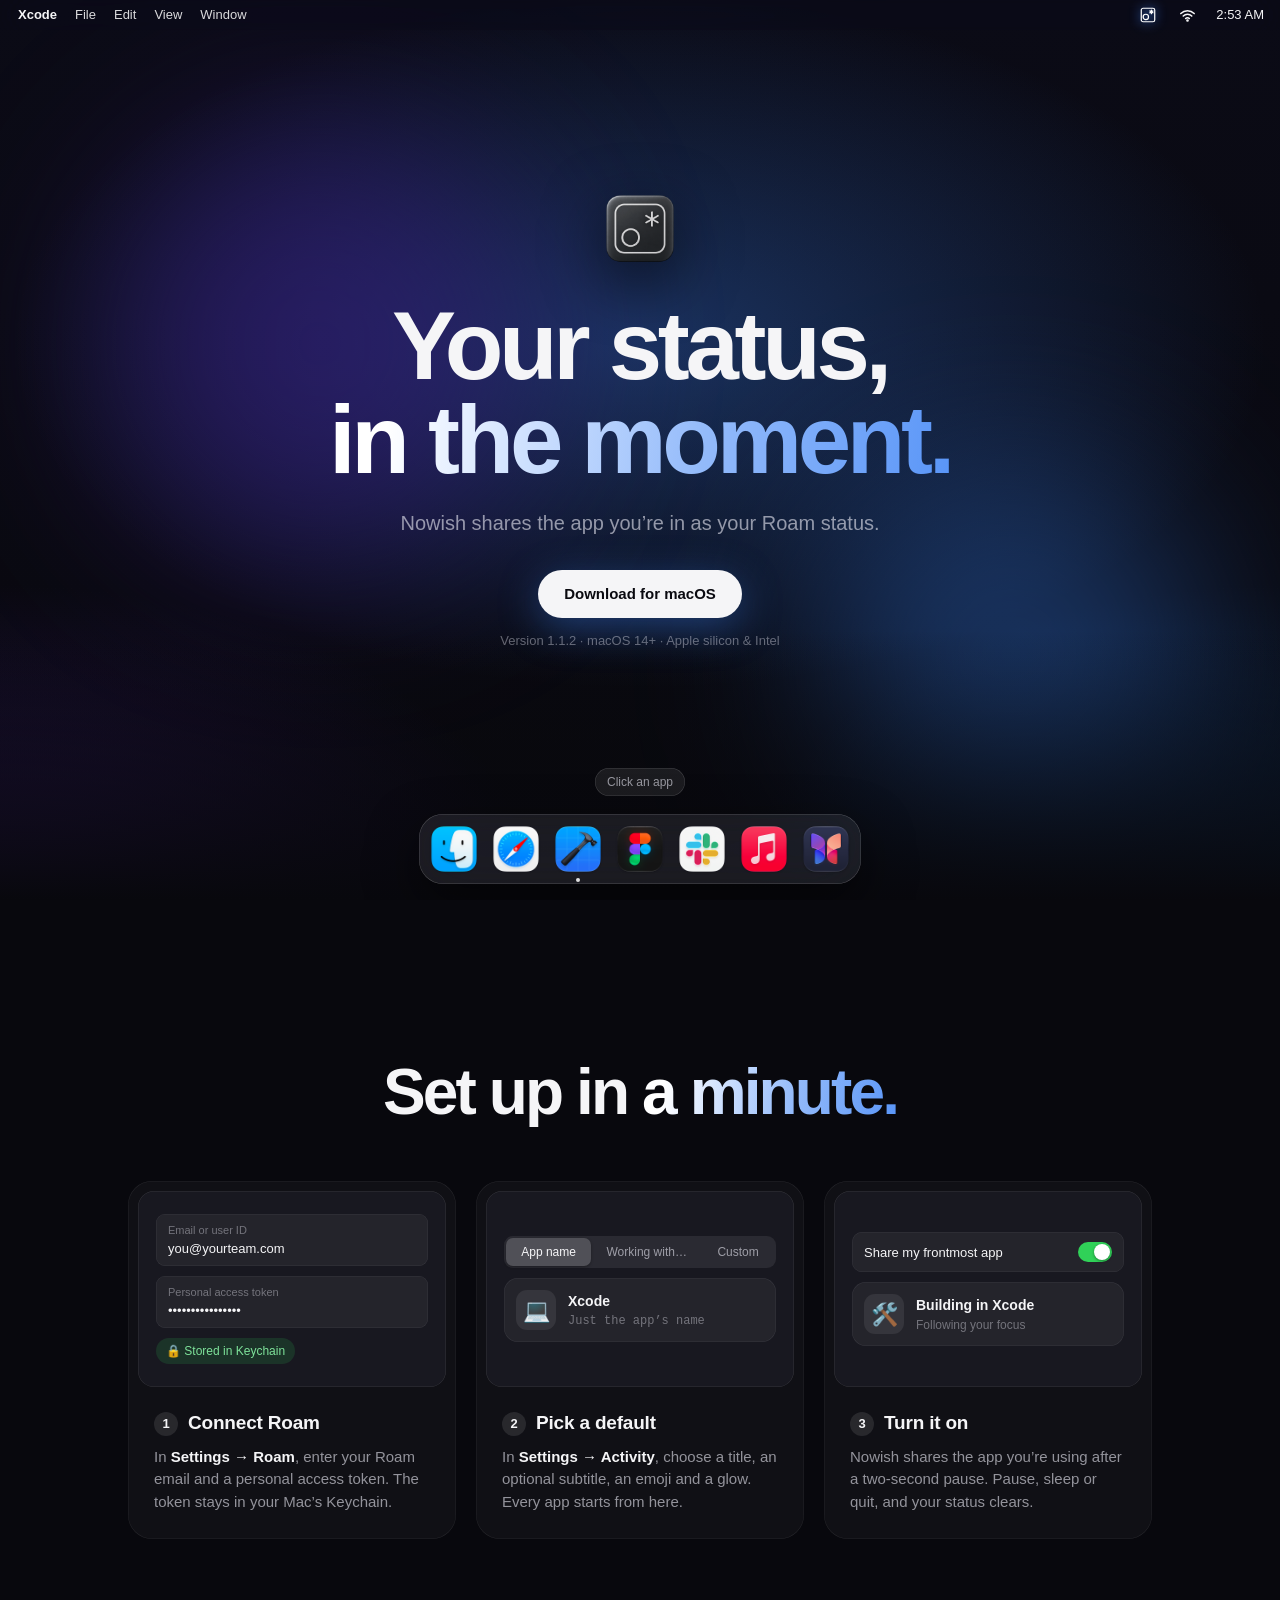
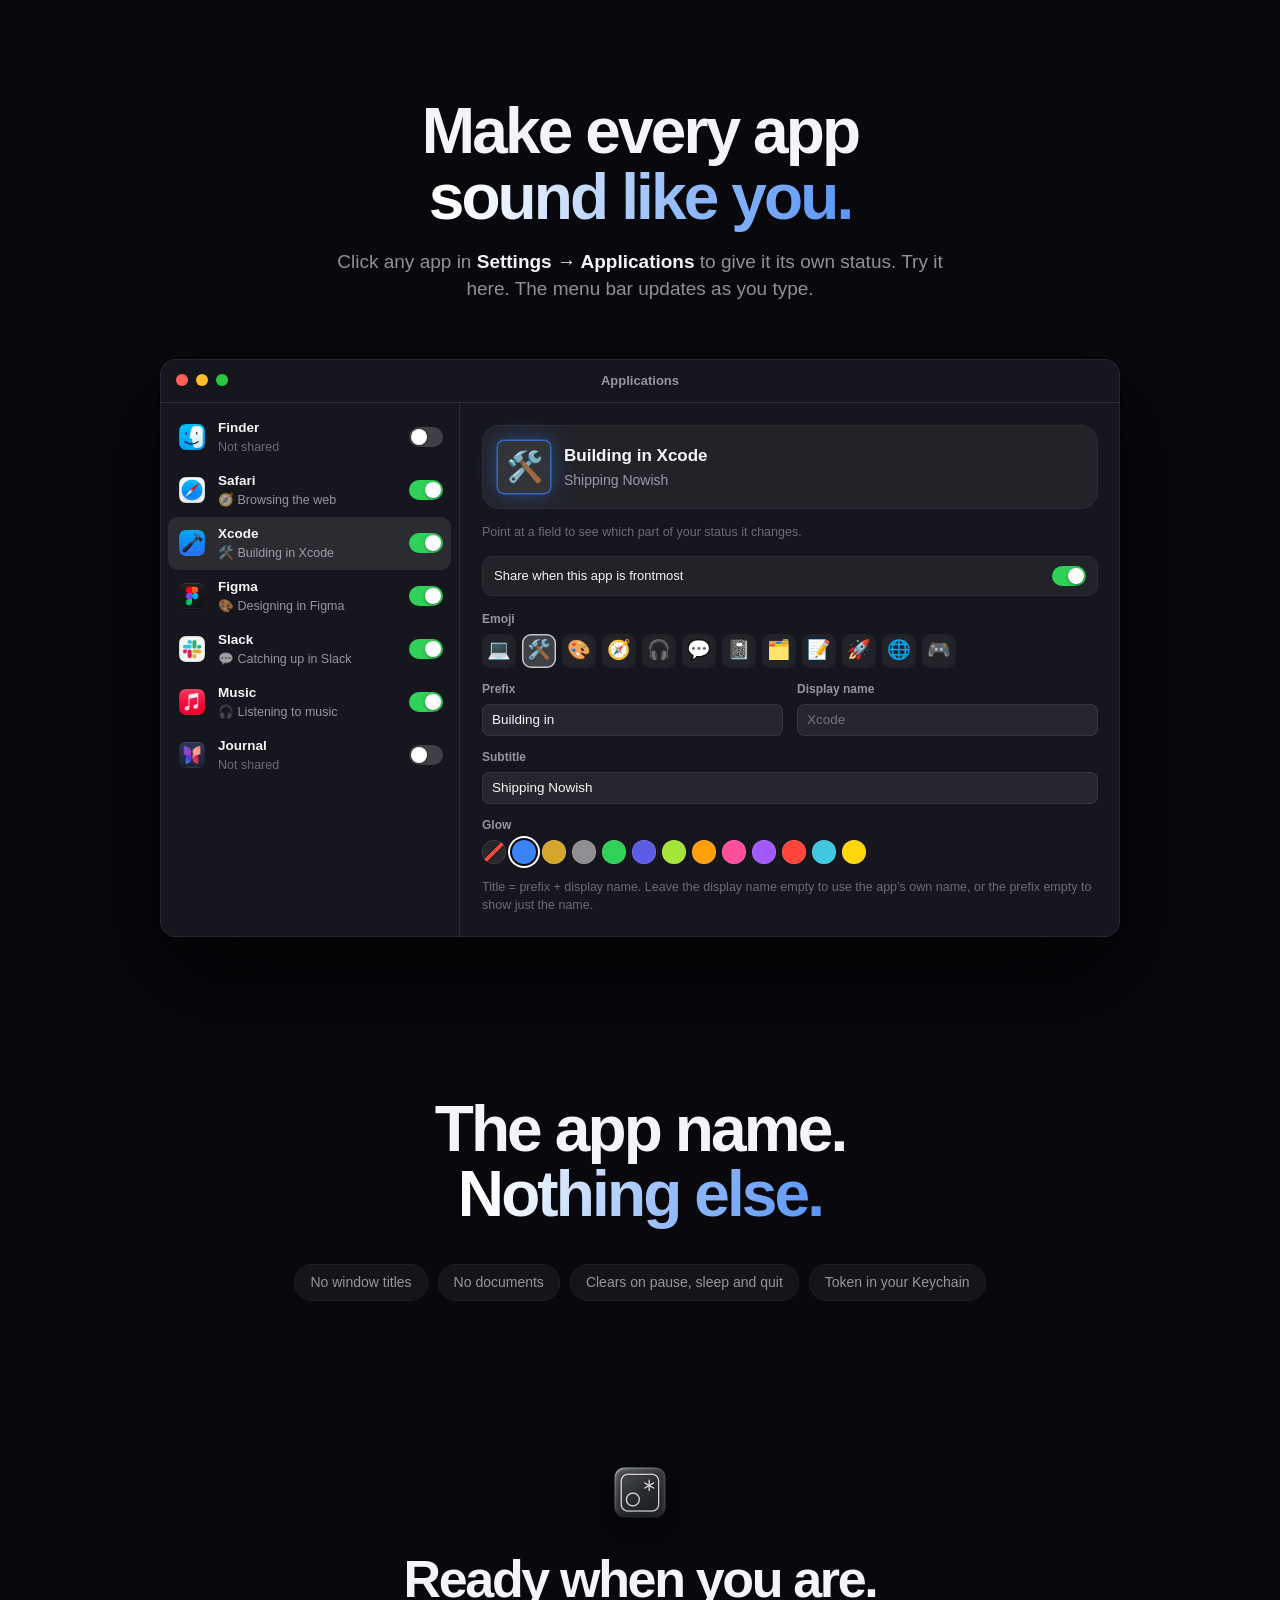
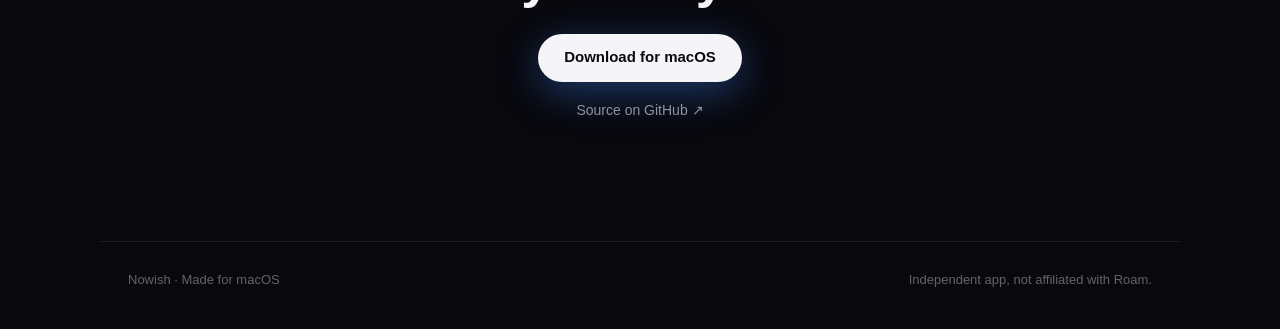
<file: site/index.html>
<!doctype html>
<html lang="en">
<head>
<meta charset="utf-8"><meta name="viewport" content="width=device-width, initial-scale=1, viewport-fit=cover">
<meta name="theme-color" content="#08080d"><meta name="color-scheme" content="dark">
<title>Nowish — Your status, in the moment.</title>
<meta name="description" content="A little macOS menu bar app that keeps your Roam activity in step with the app you’re using. Personalize what you share. Keep private apps private.">
<meta property="og:title" content="Nowish — Your status, in the moment."><meta property="og:description" content="Your Mac knows what you’re working in. Now your Roam teammates can, too."><meta property="og:type" content="website"><meta property="og:url" content="https://nowish.pages.dev/"><meta property="og:image" content="https://nowish.pages.dev/assets/og.png"><meta property="og:image:width" content="1200"><meta property="og:image:height" content="630"><meta property="og:image:alt" content="Nowish on a Mac desktop: the menu bar menu shows “Building in Xcode” above a Dock of apps."><meta name="twitter:card" content="summary_large_image">
<link rel="icon" href="assets/favicon.png" type="image/png"><link rel="stylesheet" href="style.css"><script src="app.js" defer></script>
</head>
<body>
<a class="skip" href="#main">Skip to content</a>

<header class="menubar">
  <div class="menubar-left">
    <strong id="menu-app">Xcode</strong>
    <span class="menus" aria-hidden="true"><span>File</span><span>Edit</span><span>View</span><span>Window</span></span>
  </div>
  <div class="menubar-right">
    <button class="mark" id="mark" type="button" aria-label="Nowish menu" aria-expanded="false" aria-controls="popover"><img src="assets/mark.svg" alt="" width="16" height="16"></button>
    <span class="menu-icon" aria-hidden="true"><svg width="17" height="13" viewBox="0 0 18 14" fill="none" stroke="currentColor" stroke-width="1.7" stroke-linecap="round"><path d="M4.4 7.6a6.5 6.5 0 0 1 9.2 0M1.8 4.9a10.2 10.2 0 0 1 14.4 0M7 10.2a2.8 2.8 0 0 1 4 0"/><circle cx="9" cy="12.4" r=".6" fill="currentColor"/></svg></span>
    <time class="clock" id="clock">9:41</time>
  </div>
</header>

<div class="popover" id="popover" role="dialog" aria-label="Nowish">
  <div class="pop-head">
    <img src="assets/mark.svg" alt="" width="18" height="18">
    <div><strong>Nowish</strong><span class="pop-status"><i id="pop-dot"></i><span id="pop-status">Sharing with Roam</span></span></div>
    <button class="switch" id="sharing" type="button" role="switch" aria-checked="true" aria-label="Share activity"><i></i></button>
  </div>
  <div class="preview" id="preview">
    <span class="preview-emoji" id="preview-emoji">🛠️</span>
    <div><small>Activity preview</small><strong id="preview-title">Building in Xcode</strong><span class="preview-subtitle" id="preview-subtitle">Shipping Nowish</span></div>
  </div>
  <hr>
  <button class="pop-row" id="ignore" type="button">Ignore Xcode</button>
  <a class="pop-row" href="#how">Settings…<kbd>⌘,</kbd></a>
  <button class="pop-row" id="quit" type="button">Quit Nowish<kbd>⌘Q</kbd></button>
</div>

<main id="main">
  <section class="desktop" aria-labelledby="headline">
    <div class="wallpaper" aria-hidden="true"><i></i><i></i></div>
    <div class="hero">
      <img class="hero-icon" src="assets/nowish.png" alt="Nowish app icon" width="84" height="84">
      <h1 id="headline">Your status,<br><span>in the moment.</span></h1>
      <p>Nowish shares the app you’re in as your Roam status.</p>
      <a class="download release-link" href="https://github.com/noelrohi/nowish/releases">Download for macOS</a>
      <p class="meta" id="availability">macOS 14+ · Apple silicon &amp; Intel</p>
    </div>
    <p class="hint" id="hint">Click an app</p>
    <nav class="dock" aria-label="Try switching apps">
      <button data-app="finder" aria-pressed="false"><img src="assets/apps/finder.png" alt="" width="52" height="52"><span>Finder</span></button>
      <button data-app="safari" aria-pressed="false"><img src="assets/apps/safari.png" alt="" width="52" height="52"><span>Safari</span></button>
      <button data-app="xcode" aria-pressed="true"><img src="assets/apps/xcode.png" alt="" width="52" height="52"><span>Xcode</span></button>
      <button data-app="figma" aria-pressed="false"><img src="assets/apps/figma.png" alt="" width="52" height="52"><span>Figma</span></button>
      <button data-app="slack" aria-pressed="false"><img src="assets/apps/slack.png" alt="" width="52" height="52"><span>Slack</span></button>
      <button data-app="music" aria-pressed="false"><img src="assets/apps/music.png" alt="" width="52" height="52"><span>Music</span></button>
      <button data-app="journal" aria-pressed="false"><img src="assets/apps/journal.png" alt="" width="52" height="52"><span>Journal</span></button>
    </nav>
    <p class="visually-hidden" id="announce" aria-live="polite"></p>
  </section>

  <section class="section how" id="how" aria-labelledby="how-title">
    <h2 id="how-title">Set up in <span>a minute.</span></h2>
    <ol class="steps">
      <li class="step">
        <div class="step-ui" aria-hidden="true">
          <div class="field"><small>Email or user ID</small><span>you@yourteam.com</span></div>
          <div class="field"><small>Personal access token</small><span>••••••••••••••••</span></div>
          <span class="chip">🔒 Stored in Keychain</span>
        </div>
        <h3><b>1</b>Connect Roam</h3>
        <p>In <strong>Settings → Roam</strong>, enter your Roam email and a personal access token. The token stays in your Mac’s Keychain.</p>
      </li>
      <li class="step">
        <div class="step-ui">
          <div class="segmented" role="radiogroup" aria-label="Title">
            <button type="button" role="radio" aria-checked="true" data-preset="app">App name</button>
            <button type="button" role="radio" aria-checked="false" data-preset="working">Working with…</button>
            <button type="button" role="radio" aria-checked="false" data-preset="custom">Custom</button>
          </div>
          <div class="mini-preview" aria-live="polite"><span>💻</span><div><strong id="preset-title">Xcode</strong><small id="preset-hint">Just the app’s name</small></div></div>
        </div>
        <h3><b>2</b>Pick a default</h3>
        <p>In <strong>Settings → Activity</strong>, choose a title, an optional subtitle, an emoji and a glow. Every app starts from here.</p>
      </li>
      <li class="step">
        <div class="step-ui">
          <div class="toggle-row"><span>Share my frontmost app</span><button class="switch" id="demo-share" type="button" role="switch" aria-checked="true" aria-label="Share my frontmost app"><i></i></button></div>
          <div class="mini-preview" id="demo-status"><span id="demo-status-emoji">🛠️</span><div><strong id="demo-status-title">Building in Xcode</strong><small id="demo-share-note">Following your focus</small></div></div>
        </div>
        <h3><b>3</b>Turn it on</h3>
        <p>Nowish shares the app you’re using after a two-second pause. Pause, sleep or quit, and your status clears.</p>
      </li>
    </ol>
  </section>

  <section class="section apps" id="apps" aria-labelledby="apps-title">
    <div class="apps-head">
      <h2 id="apps-title">Make every app<br><span>sound like you.</span></h2>
      <p>Click any app in <strong>Settings → Applications</strong> to give it its own status. Try it here. The menu bar updates as you type.</p>
    </div>
    <div class="window editor-window">
      <div class="titlebar"><span class="lights" aria-hidden="true"><i></i><i></i><i></i></span><span>Applications</span></div>
      <div class="editor-body">
        <ul class="app-list" id="app-list" aria-label="Applications"></ul>
        <form class="editor" id="editor" autocomplete="off">
          <div class="big-preview" id="big-preview">
            <span class="part-emoji" id="ed-preview-emoji"></span>
            <div>
              <strong class="part-title"><span class="part-prefix" id="ed-preview-prefix"></span> <span class="part-name" id="ed-preview-name"></span></strong>
              <span class="part-subtitle" id="ed-preview-subtitle"></span>
            </div>
          </div>
          <p class="editor-note">Point at a field to see which part of your status it changes.</p>
          <div class="toggle-row"><span id="ed-share-label">Share when this app is frontmost</span><button class="switch" id="ed-share" type="button" role="switch" aria-labelledby="ed-share-label"><i></i></button></div>
          <div class="form-grid">
            <fieldset class="wide" data-part="emoji"><legend>Emoji</legend><div class="emoji-picks" id="emoji-picks"></div></fieldset>
            <label data-part="prefix"><span>Prefix</span><input id="ed-prefix" maxlength="60" placeholder="Working with"></label>
            <label data-part="name"><span>Display name</span><input id="ed-name" maxlength="60"></label>
            <label class="wide" data-part="subtitle"><span>Subtitle</span><input id="ed-subtitle" maxlength="140" placeholder="Optional — {app} becomes the app’s name"></label>
            <fieldset class="wide" data-part="glow"><legend>Glow</legend><div class="swatches" id="swatches"></div></fieldset>
          </div>
          <p class="editor-note">Title = prefix + display name. Leave the display name empty to use the app’s own name, or the prefix empty to show just the name.</p>
        </form>
      </div>
    </div>
  </section>

  <section class="section privacy" aria-labelledby="privacy-title">
    <h2 id="privacy-title">The app name.<br><span>Nothing else.</span></h2>
    <ul class="facts">
      <li>No window titles</li>
      <li>No documents</li>
      <li>Clears on pause, sleep and quit</li>
      <li>Token in your Keychain</li>
    </ul>
  </section>

  <section class="section closing" aria-labelledby="closing-title">
    <img src="assets/nowish.png" alt="" width="64" height="64">
    <h2 id="closing-title">Ready when you are.</h2>
    <a class="download release-link" href="https://github.com/noelrohi/nowish/releases">Download for macOS</a>
    <a class="source" href="https://github.com/noelrohi/nowish">Source on GitHub ↗</a>
  </section>
</main>

<footer><span>Nowish · Made for macOS</span><span>Independent app, not affiliated with Roam.</span></footer>
</body>
</html>
</file>
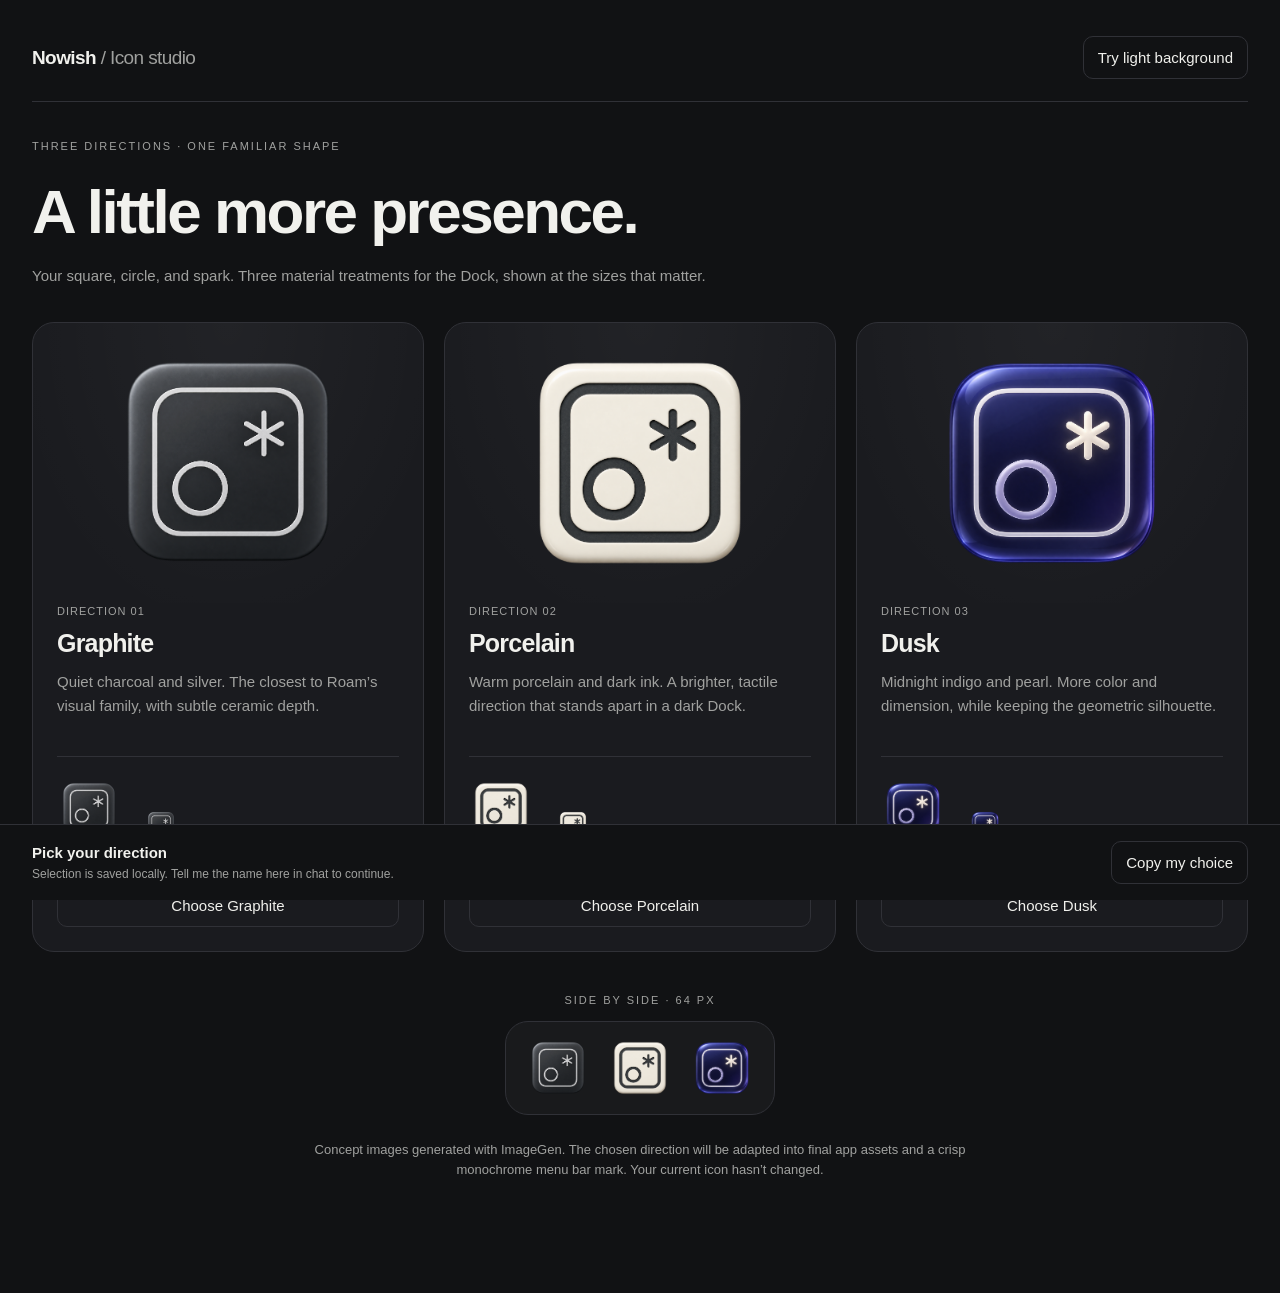
<file: design/icon-choices/index.html>
<!doctype html>
<html lang="en"><meta charset="utf-8"><meta name="viewport" content="width=device-width,initial-scale=1">
<title>Nowish — icon directions</title>
<style>
:root{color-scheme:dark;--bg:#111214;--panel:#1a1b1f;--ink:#f1f1ed;--muted:#a0a19f;--line:#303137;--accent:#c9e9bc}*{box-sizing:border-box}body{margin:0;background:var(--bg);color:var(--ink);font:15px/1.55 -apple-system,BlinkMacSystemFont,Segoe UI,sans-serif}body.light{color-scheme:light;--bg:#f4f3ef;--panel:#fff;--ink:#24252a;--muted:#62666a;--line:#dddeda;--accent:#315f32}main{max-width:1280px;margin:auto;padding:36px 32px 100px}header{display:flex;justify-content:space-between;align-items:center;border-bottom:1px solid var(--line);padding-bottom:22px}.wordmark{font-size:19px;font-weight:650;letter-spacing:-.6px}.eyebrow{font-size:11px;letter-spacing:2px;color:var(--muted);text-transform:uppercase}h1{font-size:clamp(34px,5vw,62px);letter-spacing:-2.5px;line-height:1.08;font-weight:550;margin:24px 0 18px}p{color:var(--muted)}.intro{max-width:680px;margin:36px 0 34px}.grid{display:grid;grid-template-columns:repeat(3,minmax(0,1fr));gap:20px}.card{border:1px solid var(--line);background:var(--panel);border-radius:22px;overflow:hidden;transition:border-color .15s}.card.chosen{border-color:var(--accent);outline:2px solid var(--accent);outline-offset:3px}.art{height:280px;display:grid;place-items:center;background:radial-gradient(ellipse at top,#ffffff09,transparent 80%)}.hero{width:250px;height:250px;object-fit:contain}.detail{padding:0 24px 24px}.number{font-size:11px;color:var(--muted);letter-spacing:1px}h2{font-size:25px;letter-spacing:-.8px;font-weight:550;margin:4px 0 8px}.detail p{min-height:68px;margin:0 0 18px}.sizes{display:flex;align-items:end;gap:24px;border-top:1px solid var(--line);padding:20px 0}.sample{display:flex;flex-direction:column;align-items:center;gap:7px}.sample span{font-size:10px;color:var(--muted)}button{font:inherit;color:var(--ink);background:transparent;border:1px solid var(--line);border-radius:10px;padding:9px 14px;cursor:pointer}button:hover{background:#8882}button:focus-visible{outline:3px solid var(--accent);outline-offset:3px}.pick{width:100%}.chosen .pick{background:var(--accent);color:var(--bg);border-color:var(--accent)}.dock-section{margin-top:40px;display:flex;flex-direction:column;align-items:center;gap:12px}.dock{display:flex;gap:18px;padding:14px 20px;background:#8881;border:1px solid var(--line);border-radius:23px}.dock img{width:64px;height:64px;object-fit:contain}.notes{max-width:680px;text-align:center;font-size:13px}footer{position:fixed;bottom:0;left:0;right:0;background:var(--bg);border-top:1px solid var(--line);padding:16px 32px;display:flex;justify-content:space-between;gap:20px;align-items:center}.selection{font-weight:550}.hint{font-size:12px;color:var(--muted)}@media(max-width:850px){.grid{grid-template-columns:1fr}.art{height:260px}.detail p{min-height:0}main{padding:24px 20px 140px}footer{flex-wrap:wrap;padding:14px 20px}}@media(prefers-reduced-motion:reduce){*{transition:none!important}}
</style>
<main><header><div class="wordmark">Nowish <span style="color:var(--muted);font-weight:400">/ Icon studio</span></div><button id="theme">Try light background</button></header>
<div class="intro"><div class="eyebrow">Three directions · One familiar shape</div><h1>A little more presence.</h1><p>Your square, circle, and spark. Three material treatments for the Dock, shown at the sizes that matter.</p></div>
<div class="grid" id="grid"></div>
<section class="dock-section"><div class="eyebrow">Side by side · 64 px</div><div class="dock"><img src="01-graphite.png" alt="Graphite"><img src="02-porcelain.png" alt="Porcelain"><img src="03-indigo.png" alt="Dusk"></div><p class="notes">Concept images generated with ImageGen. The chosen direction will be adapted into final app assets and a crisp monochrome menu bar mark. Your current icon hasn’t changed.</p></section>
</main><footer><div><div class="selection" id="selection" role="status" aria-live="polite">Pick your direction</div><div class="hint">Selection is saved locally. Tell me the name here in chat to continue.</div></div><button id="copy" disabled>Copy my choice</button></footer>
<script>
const options=[{id:'01-graphite',name:'Graphite',description:'Quiet charcoal and silver. The closest to Roam’s visual family, with subtle ceramic depth.'},{id:'02-porcelain',name:'Porcelain',description:'Warm porcelain and dark ink. A brighter, tactile direction that stands apart in a dark Dock.'},{id:'03-indigo',name:'Dusk',description:'Midnight indigo and pearl. More color and dimension, while keeping the geometric silhouette.'}];
const grid=document.querySelector('#grid');let selected='';
for(const [i,o] of options.entries()){const card=document.createElement('article');card.className='card';card.id=o.id;card.innerHTML=`<div class="art"><img class="hero" src="${o.id}.png" alt="${o.name} Nowish icon concept"></div><div class="detail"><div class="number">DIRECTION 0${i+1}</div><h2>${o.name}</h2><p>${o.description}</p><div class="sizes">${[64,32,16].map(size=>`<div class="sample"><img src="${o.id}.png" alt="${o.name} at ${size} pixels" width="${size}" height="${size}"><span>${size} px</span></div>`).join('')}</div><button class="pick" aria-pressed="false">Choose ${o.name}</button></div>`;card.querySelector('button').onclick=()=>choose(o.id);grid.append(card)}
function choose(id){const option=options.find(o=>o.id===id);if(!option)return;selected=id;for(const o of options){const card=document.getElementById(o.id);card.classList.toggle('chosen',o.id===id);card.querySelector('button').setAttribute('aria-pressed',o.id===id);card.querySelector('button').textContent=o.id===id?'Selected — '+o.name:'Choose '+o.name}document.querySelector('#selection').textContent=option.name+' selected';document.querySelector('#copy').disabled=false;try{localStorage.setItem('nowish-icon-choice',id)}catch{}}
document.querySelector('#theme').onclick=()=>{const light=document.body.classList.toggle('light');document.querySelector('#theme').textContent=light?'Try dark background':'Try light background'};
document.querySelector('#copy').onclick=async()=>{const text='I choose '+options.find(o=>o.id===selected).name+' for the Nowish icon.';try{await navigator.clipboard.writeText(text);document.querySelector('#selection').textContent='Copied — paste your choice in chat'}catch{document.querySelector('#selection').textContent=text}};
try{choose(localStorage.getItem('nowish-icon-choice'))}catch{}
</script></html>
</file>
<file: site/style.css>
@property --glow{syntax:'<color>';inherits:true;initial-value:#3b82f6}
:root{--glow:#3b82f6;--bg:#08080d;--ink:#f5f5f7;--muted:#ebebf599;--faint:#ebebf566;--hair:#ffffff17;--glass:#1c1c24b8;--ease:cubic-bezier(.2,.8,.2,1);transition:--glow 1.2s ease}
*{box-sizing:border-box}
html{scroll-behavior:smooth;background:var(--bg)}
body{margin:0;color:var(--ink);font:15px/1.5 -apple-system,BlinkMacSystemFont,"SF Pro Text","Segoe UI",sans-serif;-webkit-font-smoothing:antialiased}
a{color:inherit;text-decoration:none}
button{font:inherit;color:inherit}
img{display:block}
:focus-visible{outline:2px solid #7cb4ff;outline-offset:3px;border-radius:6px}
.skip{position:fixed;top:-60px;left:12px;z-index:30;padding:8px 12px;border-radius:8px;background:#fff;color:#000;font-weight:600}
.skip:focus{top:40px}
.visually-hidden{position:absolute;width:1px;height:1px;overflow:hidden;clip-path:inset(50%);white-space:nowrap}

/* Menu bar */
.menubar{position:fixed;inset:0 0 auto;z-index:20;display:flex;align-items:center;justify-content:space-between;height:30px;padding:0 10px 0 18px;background:#0a0a1466;backdrop-filter:blur(24px) saturate(180%);-webkit-backdrop-filter:blur(24px) saturate(180%);font-size:13px;user-select:none;-webkit-user-select:none}
.menubar-left,.menubar-right,.menus{display:flex;align-items:center;gap:18px}
.menubar-right{gap:6px}
.menus{color:#ffffffd9;font-weight:500}
.mark{display:grid;place-items:center;width:34px;height:22px;padding:0;border:0;border-radius:6px;background:none;cursor:pointer}
.mark img{filter:invert(1) drop-shadow(0 0 6px var(--glow));transition:opacity .3s}
.mark:hover,.mark[aria-expanded="true"]{background:#ffffff26}
.mark.off img{opacity:.45;filter:invert(1)}
.mark.settling img{animation:breathe 1s ease-in-out infinite alternate}
.menu-icon{display:grid;place-items:center;padding:0 8px}
.clock{padding:0 6px;font-weight:500;font-variant-numeric:tabular-nums}

/* Popover, modelled on the app's menu */
.popover{position:fixed;top:36px;right:10px;z-index:19;width:320px;padding:16px;border-radius:18px;background:#26262ecc;backdrop-filter:blur(40px) saturate(190%);-webkit-backdrop-filter:blur(40px) saturate(190%);box-shadow:inset 0 0 0 .5px #ffffff33,0 0 0 .5px #000c,0 24px 60px #0009;font-size:13px;opacity:0;visibility:hidden;transform:translateY(-6px) scale(.98);transform-origin:90% 0;transition:opacity .2s,transform .25s var(--ease),visibility 0s .25s}
.popover.open{opacity:1;visibility:visible;transform:none;transition:opacity .2s,transform .25s var(--ease)}
.pop-head{display:flex;align-items:center;gap:10px}
.pop-head img{filter:invert(1)}
.pop-head div{flex:1;min-width:0}
.pop-head strong{display:block;font-size:14px}
.pop-status{display:flex;align-items:center;gap:5px;font-size:11.5px;color:var(--muted)}
.pop-status i{width:6px;height:6px;border-radius:50%;background:#30d158}
.pop-status i.off{background:#8e8e93}
.switch{position:relative;flex:none;width:34px;height:20px;padding:0;border:0;border-radius:10px;background:#ffffff2e;cursor:pointer;transition:background-color .2s}
.switch i{position:absolute;top:2px;left:2px;width:16px;height:16px;border-radius:50%;background:#fff;box-shadow:0 1px 3px #0006;transition:transform .25s var(--ease)}
.switch[aria-checked="true"]{background:#30d158}
.switch[aria-checked="true"] i{transform:translateX(14px)}
.preview{display:flex;align-items:center;gap:12px;margin:14px 0;padding:14px;border-radius:16px;background:#ffffff0d;box-shadow:inset 0 0 0 .5px var(--hair)}
.preview.changed{animation:settle .5s var(--ease)}
.preview-emoji{display:grid;place-items:center;flex:none;width:44px;height:44px;border-radius:12px;background:#ffffff14;font-size:26px;box-shadow:0 0 0 1.5px color-mix(in srgb,var(--glow) 70%,transparent),0 0 22px color-mix(in srgb,var(--glow) 45%,transparent);transition:box-shadow .6s}
.preview.empty .preview-emoji{box-shadow:none;color:var(--faint)}
.preview small{display:block;font:600 9px/1.4 ui-rounded,-apple-system,sans-serif;letter-spacing:.12em;text-transform:uppercase;color:var(--faint)}
.preview strong{display:block;font-size:14px;font-weight:600}
.preview.empty strong{color:var(--muted);font-weight:500}
.preview-subtitle{display:block;margin-top:1px;font-size:12.5px;color:var(--muted)}
.preview-subtitle:empty{display:none}
.popover hr{height:.5px;margin:0 0 6px;border:0;background:var(--hair)}
.pop-row{display:flex;justify-content:space-between;width:calc(100% + 16px);margin:0 -8px;padding:5px 8px;border:0;border-radius:6px;background:none;font-size:13px;text-align:left;cursor:pointer}
.pop-row:hover{background:#ffffff14}
.pop-row kbd{font:inherit;color:var(--faint)}

/* Desktop */
.desktop{position:relative;display:grid;place-items:center;min-height:100vh;min-height:100svh;padding:88px 24px 150px;overflow:hidden;isolation:isolate}
.wallpaper{position:absolute;inset:0;z-index:-1;background:radial-gradient(70% 55% at 50% 38%,color-mix(in srgb,var(--glow) 34%,transparent),transparent 70%),radial-gradient(60% 50% at 0% 100%,#24124a,transparent 70%),radial-gradient(60% 50% at 100% 100%,#0c2340,transparent 70%),linear-gradient(#0b0b16,var(--bg))}
.wallpaper i{position:absolute;border-radius:50%;filter:blur(90px);opacity:.5}
.wallpaper i:first-child{left:8%;top:14%;width:34vw;height:34vw;background:#3b1d8a;animation:drift 24s ease-in-out infinite alternate}
.wallpaper i:last-child{right:6%;bottom:6%;width:30vw;height:30vw;background:color-mix(in srgb,var(--glow) 60%,#0c2340);animation:drift 30s ease-in-out infinite alternate-reverse}
.wallpaper::after{content:"";position:absolute;inset:auto 0 0;height:30%;background:linear-gradient(transparent,var(--bg))}
.hero{display:flex;flex-direction:column;align-items:center;max-width:760px;text-align:center}
.hero>*{animation:rise .9s var(--ease) both}
.hero>:nth-child(2){animation-delay:.08s}
.hero>:nth-child(3){animation-delay:.16s}
.hero>:nth-child(n+4){animation-delay:.24s}
.hero-icon{margin-bottom:28px;filter:drop-shadow(0 16px 30px #0009)}
h1,h2{margin:0;font-family:-apple-system,BlinkMacSystemFont,"SF Pro Display",sans-serif;font-weight:700;letter-spacing:-.045em}
h1{font-size:clamp(46px,8vw,96px);line-height:.98}
h1 span,h2 span{background:linear-gradient(100deg,#fff 10%,color-mix(in srgb,var(--glow) 55%,#fff) 60%,color-mix(in srgb,var(--glow) 85%,#fff));-webkit-background-clip:text;background-clip:text;color:transparent}
.hero p{margin:22px 0 32px;max-width:28em;color:var(--muted);font-size:clamp(17px,2vw,20px);line-height:1.45}
.download{display:inline-flex;align-items:center;height:48px;padding:0 26px;border-radius:999px;background:#f5f5f7;color:#0a0a10;font-weight:600;box-shadow:0 10px 40px color-mix(in srgb,var(--glow) 40%,transparent);transition:transform .15s,box-shadow .3s,background-color .2s}
.download:hover{background:#fff;transform:translateY(-1px);box-shadow:0 14px 50px color-mix(in srgb,var(--glow) 60%,transparent)}
.download:active{transform:scale(.98)}
.hero .meta{margin:14px 0 0;font-size:13px;color:var(--faint)}

/* Dock */
.dock{position:absolute;left:50%;bottom:16px;display:flex;align-items:flex-end;gap:6px;padding:7px;border-radius:24px;background:#ffffff14;backdrop-filter:blur(30px) saturate(180%);-webkit-backdrop-filter:blur(30px) saturate(180%);box-shadow:inset 0 0 0 .5px #ffffff38,0 20px 50px #0008;transform:translateX(-50%);animation:dock .9s .3s var(--ease) both}
.dock button{position:relative;width:56px;height:56px;padding:0;border:0;background:none;cursor:pointer;transform-origin:50% 100%;transition:transform .25s var(--ease)}
.dock img{width:100%;height:100%}
.dock button::after{content:"";position:absolute;left:50%;bottom:-5px;width:4px;height:4px;margin-left:-2px;border-radius:50%;background:#fffd;opacity:0;transition:opacity .3s}
.dock button[aria-pressed="true"]::after{opacity:1}
.dock span{position:absolute;bottom:calc(100% + 12px);left:50%;padding:3px 10px;border-radius:7px;background:#2a2a34e6;box-shadow:inset 0 0 0 .5px #ffffff33;font-size:12px;white-space:nowrap;opacity:0;transform:translateX(-50%);pointer-events:none;transition:opacity .15s}
.dock button:hover{transform:translateY(-10px) scale(1.18)}
.dock button:hover span,.dock button:focus-visible span{opacity:1}
.dock button.bounce img{animation:bounce .7s ease-out}
.hint{position:absolute;left:50%;bottom:104px;margin:0;padding:5px 12px;border-radius:999px;background:#ffffff14;box-shadow:inset 0 0 0 .5px #ffffff2e;font-size:12px;color:var(--muted);transform:translateX(-50%);transition:opacity .5s;animation:rise .8s 1.2s var(--ease) both}
.hint.gone{opacity:0}

/* Sections */
.section{max-width:1080px;margin:0 auto;padding:clamp(96px,14vw,160px) 28px 0}
h2{font-size:clamp(38px,5.4vw,64px);line-height:1.02}
h3{margin:0;font-size:19px;font-weight:600;letter-spacing:-.01em}
strong{font-weight:600}

/* How it works */
.how h2,.apps-head{text-align:center}
.steps{display:grid;grid-template-columns:repeat(3,minmax(0,1fr));gap:20px;margin:56px 0 0;padding:0;list-style:none}
.step{display:flex;flex-direction:column;padding:10px 10px 26px;border-radius:24px;background:#ffffff08;box-shadow:inset 0 0 0 .5px var(--hair)}
.step h3,.step p{padding:0 16px}
.step h3{display:flex;align-items:center;gap:10px;margin-top:22px}
.step h3 b{display:grid;place-items:center;width:24px;height:24px;border-radius:50%;background:#ffffff1a;font-size:13px}
.step p{margin:8px 0 0;color:var(--muted);font-size:15px}
.step p strong{color:var(--ink)}
.step-ui{display:flex;flex-direction:column;justify-content:center;gap:10px;min-height:196px;padding:18px;border-radius:16px;background:var(--glass);box-shadow:inset 0 0 0 .5px #ffffff1f;font-size:13px}
.field{padding:8px 12px;border-radius:9px;background:#ffffff0d;box-shadow:inset 0 0 0 .5px var(--hair)}
.field small{display:block;font-size:11px;color:var(--faint)}
.chip{align-self:flex-start;padding:4px 10px;border-radius:999px;background:#30d15826;color:#7ee29a;font-size:12px}
.segmented{display:flex;padding:2px;border-radius:9px;background:#ffffff14}
.segmented button{flex:auto;padding:5px 8px;border:0;border-radius:7px;background:none;font-size:12px;color:var(--muted);cursor:pointer;white-space:nowrap;transition:background-color .2s,color .2s}
.segmented button[aria-checked="true"]{background:#ffffff2e;color:var(--ink);box-shadow:0 1px 3px #0005}
.mini-preview{display:flex;align-items:center;gap:12px;padding:12px;border-radius:14px;background:#ffffff0d;box-shadow:inset 0 0 0 .5px var(--hair)}
.mini-preview>span{display:grid;place-items:center;flex:none;width:40px;height:40px;border-radius:11px;background:#ffffff14;font-size:22px}
.mini-preview strong{display:block;font-size:14px}
.mini-preview small{display:block;font-size:12px;color:var(--faint)}
#preset-hint{font-family:ui-monospace,SFMono-Regular,Menlo,monospace}
.toggle-row{display:flex;align-items:center;justify-content:space-between;gap:12px;padding:10px 12px;border-radius:10px;background:#ffffff0d;box-shadow:inset 0 0 0 .5px var(--hair);font-size:13px}
.mini-preview.empty strong{color:var(--muted);font-weight:500}
.mini-preview.empty>span{color:var(--faint)}

/* Per-app editor */
.apps-head p{max-width:34em;margin:18px auto 0;color:var(--muted);font-size:19px;line-height:1.45}
.apps-head p strong{color:var(--ink)}
.window{border-radius:16px;background:var(--glass);box-shadow:inset 0 0 0 .5px #ffffff26,0 0 0 .5px #000c,0 40px 90px #000a;overflow:hidden}
.editor-window{max-width:960px;margin:56px auto 0}
.titlebar{position:relative;display:flex;align-items:center;height:44px;padding:0 16px;border-bottom:.5px solid var(--hair);font-size:13px;font-weight:600;color:var(--muted)}
.titlebar>span:last-child{position:absolute;left:0;right:0;text-align:center;pointer-events:none}
.lights{display:flex;gap:8px}
.lights i{width:12px;height:12px;border-radius:50%;background:#ff5f57}
.lights i:nth-child(2){background:#febc2e}
.lights i:nth-child(3){background:#28c840}
.editor-body{display:grid;grid-template-columns:300px minmax(0,1fr)}
.app-list{margin:0;padding:8px;list-style:none;border-right:.5px solid var(--hair)}
.app-list li{display:flex;align-items:center;gap:8px;padding-right:8px;border-radius:10px}
.app-list .row{display:flex;flex:1;align-items:center;gap:10px;min-width:0;padding:7px 8px;border:0;border-radius:10px;background:none;text-align:left;cursor:pointer;transition:background-color .2s}
.app-list li:hover{background:#ffffff0a}
.app-list li:has(.row[aria-current="true"]){background:#ffffff17}
.app-list img{flex:none;width:32px;height:32px}
.app-list div{flex:1;min-width:0}
.app-list strong{display:block;font-size:13.5px}
.app-list span{display:block;overflow:hidden;font-size:12.5px;color:var(--muted);white-space:nowrap;text-overflow:ellipsis}
.app-list li:has([aria-checked="false"]) span{color:var(--faint)}
.editor{display:flex;flex-direction:column;gap:14px;padding:22px;--app-glow:#3b82f6}
.big-preview{display:flex;align-items:center;gap:14px;padding:16px;border-radius:18px;background:#ffffff0d;box-shadow:inset 0 0 0 .5px var(--hair);transition:opacity .3s}
.editor.ignored .big-preview{opacity:.45}
.big-preview>span{display:grid;place-items:center;flex:none;width:52px;height:52px;border-radius:14px;background:#ffffff14;font-size:30px;box-shadow:0 0 0 1.5px color-mix(in srgb,var(--app-glow) 70%,transparent),0 0 24px color-mix(in srgb,var(--app-glow) 45%,transparent);transition:box-shadow .4s}
.editor.no-glow .big-preview>span{box-shadow:none}
.big-preview strong{display:block;font-size:17px}
.part-subtitle{display:block;margin-top:2px;font-size:14px;color:var(--muted)}
.part-subtitle:empty{display:none}
.big-preview [class^="part-"]{border-radius:6px;transition:background-color .2s,box-shadow .2s}
.big-preview[data-focus="emoji"] .part-emoji,.big-preview[data-focus="prefix"] .part-prefix,.big-preview[data-focus="name"] .part-name,.big-preview[data-focus="subtitle"] .part-subtitle{background:#ffd60a26;box-shadow:0 0 0 3px #ffd60a26}
.big-preview[data-focus="glow"] .part-emoji{box-shadow:0 0 0 2.5px var(--app-glow),0 0 34px var(--app-glow)}
.form-grid{display:grid;grid-template-columns:1fr 1fr;gap:12px 14px}
.form-grid label,.form-grid fieldset{display:flex;flex-direction:column;gap:6px;min-width:0;margin:0;padding:0;border:0}
.form-grid .wide{grid-column:1/-1}
.form-grid label>span,.form-grid legend{padding:0;font-size:12px;font-weight:600;color:var(--muted)}
.form-grid legend{margin-bottom:6px}
.form-grid input{width:100%;height:32px;padding:0 10px;border:0;border-radius:8px;background:#ffffff12;box-shadow:inset 0 0 0 .5px #ffffff26;color:var(--ink);font:inherit;font-size:13.5px}
.form-grid input::placeholder{color:var(--faint)}
.form-grid input:focus{outline:none;box-shadow:inset 0 0 0 .5px #ffffff26,0 0 0 3px #3b82f680}
.emoji-picks,.swatches{display:flex;flex-wrap:wrap;gap:6px}
.emoji-picks button{display:grid;place-items:center;width:34px;height:34px;padding:0;border:0;border-radius:9px;background:#ffffff0d;font-size:19px;cursor:pointer;transition:background-color .15s}
.emoji-picks button:hover{background:#ffffff1f}
.emoji-picks button[aria-checked="true"]{background:#ffffff2e;box-shadow:inset 0 0 0 1.5px #ffffffb3}
.swatches button{width:24px;height:24px;padding:0;border:0;border-radius:50%;background:var(--swatch);box-shadow:inset 0 0 0 .5px #ffffff40;cursor:pointer}
.swatches button[data-glow="none"]{background:linear-gradient(135deg,transparent 45%,#ff453a 45% 55%,transparent 55%),#ffffff12}
.swatches button[aria-checked="true"]{box-shadow:0 0 0 2px var(--bg),0 0 0 4px #fff}
.editor-note{margin:0;font-size:12.5px;color:var(--faint)}

.privacy{text-align:center}
.facts{display:flex;flex-wrap:wrap;justify-content:center;gap:10px;margin:36px 0 0;padding:0;list-style:none}
.facts li{padding:8px 16px;border-radius:999px;background:#ffffff0d;box-shadow:inset 0 0 0 .5px var(--hair);color:var(--muted);font-size:14px}
.closing{display:flex;flex-direction:column;align-items:center;gap:28px;padding-bottom:120px;text-align:center}
.closing img{filter:drop-shadow(0 12px 24px #0009)}
.closing h2{font-size:clamp(34px,4.4vw,52px)}
.source{margin-top:-10px;font-size:14px;color:var(--muted);transition:color .15s}
.source:hover{color:var(--ink)}
footer{display:flex;flex-wrap:wrap;justify-content:space-between;gap:8px 24px;max-width:1080px;margin:0 auto;padding:28px 28px 40px;border-top:.5px solid var(--hair);font-size:13px;color:var(--faint)}

@keyframes rise{from{opacity:0;transform:translateY(14px)}}
@keyframes dock{from{opacity:0;transform:translate(-50%,120%)}}
@keyframes drift{to{transform:translate(4vw,3vh) scale(1.12)}}
@keyframes bounce{30%{transform:translateY(-18px)}55%{transform:none}75%{transform:translateY(-6px)}}
@keyframes breathe{to{opacity:.35}}
@keyframes settle{from{transform:scale(.97);opacity:.4}}

@media (max-width:900px){
  .menus{display:none}
  .steps{grid-template-columns:1fr;max-width:480px;margin-inline:auto}
  .step-ui{min-height:0}
  .editor-body{grid-template-columns:1fr}
  .app-list{border-right:0;border-bottom:.5px solid var(--hair)}
}
@media (max-width:640px){
  .desktop{padding:72px 16px 130px}
  .popover{left:8px;right:8px;width:auto}
  .dock{gap:3px;padding:5px;border-radius:18px}
  .dock button{width:40px;height:40px}
  .dock button:hover{transform:none}
  .dock span{display:none}
  .hint{bottom:78px}
  .section{padding-left:20px;padding-right:20px}
  .editor{padding:16px}
  .form-grid{grid-template-columns:1fr}
}
@media (prefers-reduced-motion:reduce){
  *,*::before,*::after{animation:none!important;transition-duration:.01ms!important}
  :root{transition:none}
}
</file>
